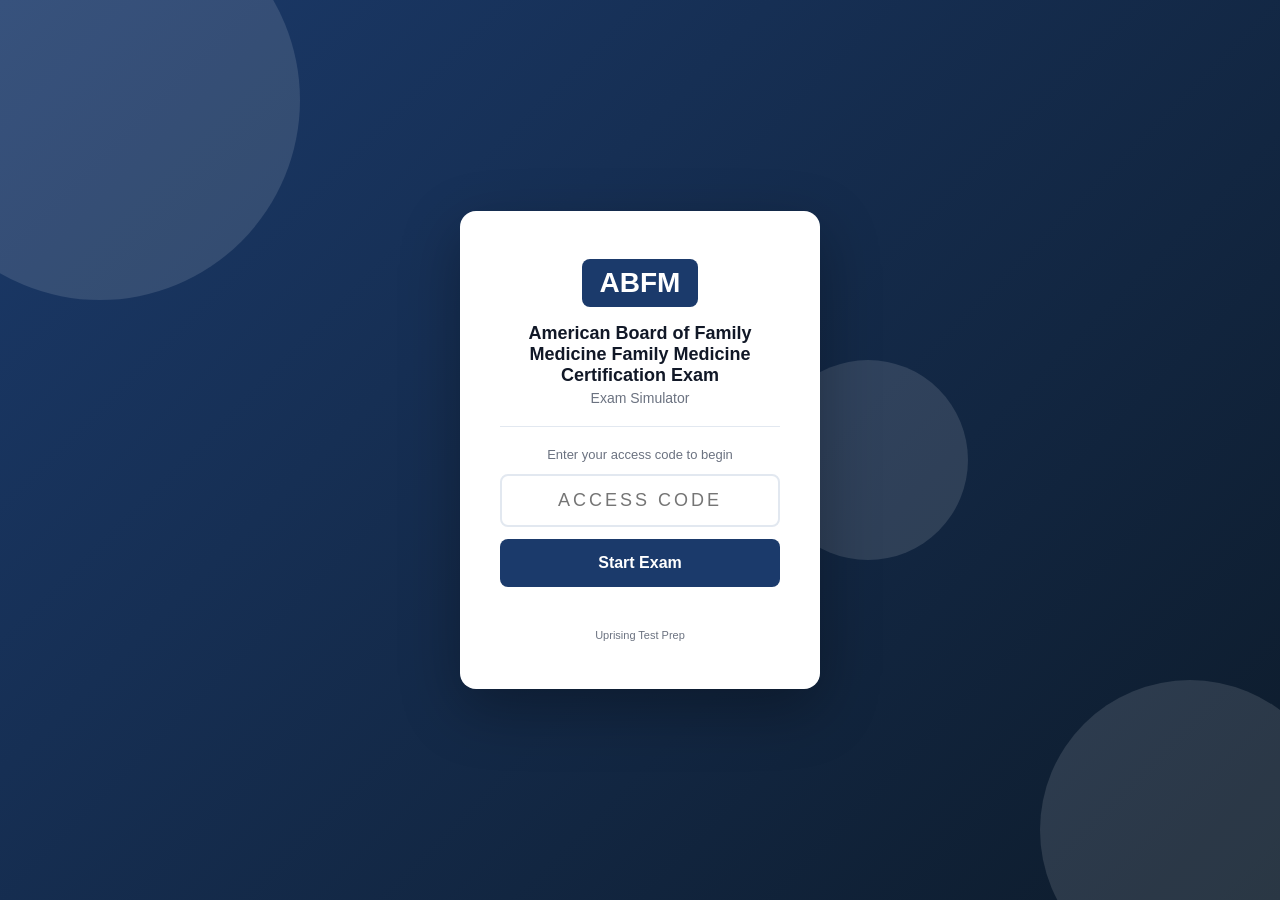
<file: index.html>
<!DOCTYPE html>
<html lang="en">
<head>
  <meta charset="UTF-8" />
  <meta name="viewport" content="width=device-width, initial-scale=1.0, viewport-fit=cover" />
  <meta name="apple-mobile-web-app-capable" content="yes" />
  <meta name="apple-mobile-web-app-status-bar-style" content="black-translucent" />
  <title>ABFM Exam Simulator</title>
  <link rel="stylesheet" href="style.css" />
</head>
<body>

<div id="access-gate">
  <div class="gate-bg-shapes">
    <div class="shape shape-1"></div>
    <div class="shape shape-2"></div>
    <div class="shape shape-3"></div>
  </div>
  <div class="gate-card">
    <div class="gate-logo">
      <div class="logo-badge">ABFM</div>
    </div>
    <h1 class="gate-title">American Board of Family Medicine Family Medicine Certification Exam</h1>
    <p class="gate-subtitle">Exam Simulator</p>
    <div class="gate-divider"></div>
    <p class="gate-instruction">Enter your access code to begin</p>
    <input type="text" id="access-code-input" class="gate-input"
           placeholder="Access Code" autocomplete="off"
           maxlength="20" spellcheck="false" />
    <button id="access-btn" class="gate-btn">Start Exam</button>
    <p id="access-error" class="gate-error"></p>
    <p class="gate-hint">Uprising Test Prep</p>
  </div>
</div>

<div id="app" style="display:none">
  <header class="top-bar">
    <div class="bar-left">
      <span class="bar-logo">ABFM</span>
      <span class="bar-title">Exam Simulator</span>
    </div>
    <div class="bar-right">
      <span class="bar-timer" id="timer-display">--:--</span>
      <button class="bar-btn" id="flag-btn">Flag</button>
      <button class="bar-btn bar-btn-primary" id="submit-btn">
        <span class="btn-full">Submit Exam</span>
        <span class="btn-short">Submit</span>
      </button>
    </div>
  </header>

  <div class="progress-strip">
    <div class="progress-bar" id="progress-bar"></div>
  </div>

  <main class="exam-main">
    <div class="question-panel">
      <div class="q-meta">
        <span id="q-counter"></span>
        <span id="q-domain" class="q-domain-tag"></span>
        <span id="q-flag-indicator" class="flag-chip" style="display:none">Flagged</span>
      </div>
      <div id="q-image-wrap" style="display:none; margin-bottom:14px;"></div>
      <p id="question-text" class="q-text"></p>
      <div id="options-list" class="options-list"></div>
      <div id="explanation-box" class="explanation-box" style="display:none">
        <div class="explanation-label">Explanation</div>
        <p id="explanation-text" class="explanation-text"></p>
      </div>
    </div>
    <div class="nav-bar">
      <button class="nav-btn" id="prev-btn">&#8592; Prev</button>
      <button class="nav-btn nav-btn-map" id="map-btn">Question Map</button>
      <button class="nav-btn nav-btn-next" id="next-btn">Next &#8594;</button>
    </div>
  </main>
</div>

<!-- Question Map Modal -->
<div id="map-modal" style="display:none">
  <div class="map-backdrop" id="map-backdrop"></div>
  <div class="map-panel">
    <div class="map-header">
      <span class="map-title">Question Map</span>
      <button id="map-close" class="map-close-btn">&#x2715; Close</button>
    </div>
    <div class="map-legend">
      <span class="leg-item"><span class="leg-swatch leg-answered"></span>Answered</span>
      <span class="leg-item"><span class="leg-swatch leg-flagged"></span>Flagged</span>
      <span class="leg-item"><span class="leg-swatch leg-unanswered"></span>Unanswered</span>
    </div>
    <div id="q-grid" class="q-grid"></div>
  </div>
</div>

<div id="results-screen" style="display:none">
  <div class="results-card">
    <div class="res-header">
      <div class="res-badge">ABFM</div>
      <h2 id="res-status" class="res-status"></h2>
      <p id="res-score" class="res-score"></p>
    </div>
    <div id="res-domains" class="res-domains"></div>
    <button id="res-review-btn" class="res-btn">Review Answers</button>
    <button id="res-restart-btn" class="res-btn res-btn-secondary">Restart</button>
  </div>
</div>

<script src="questions.js"></script>
<script src="app.js"></script>
</body>
</html>
</file>
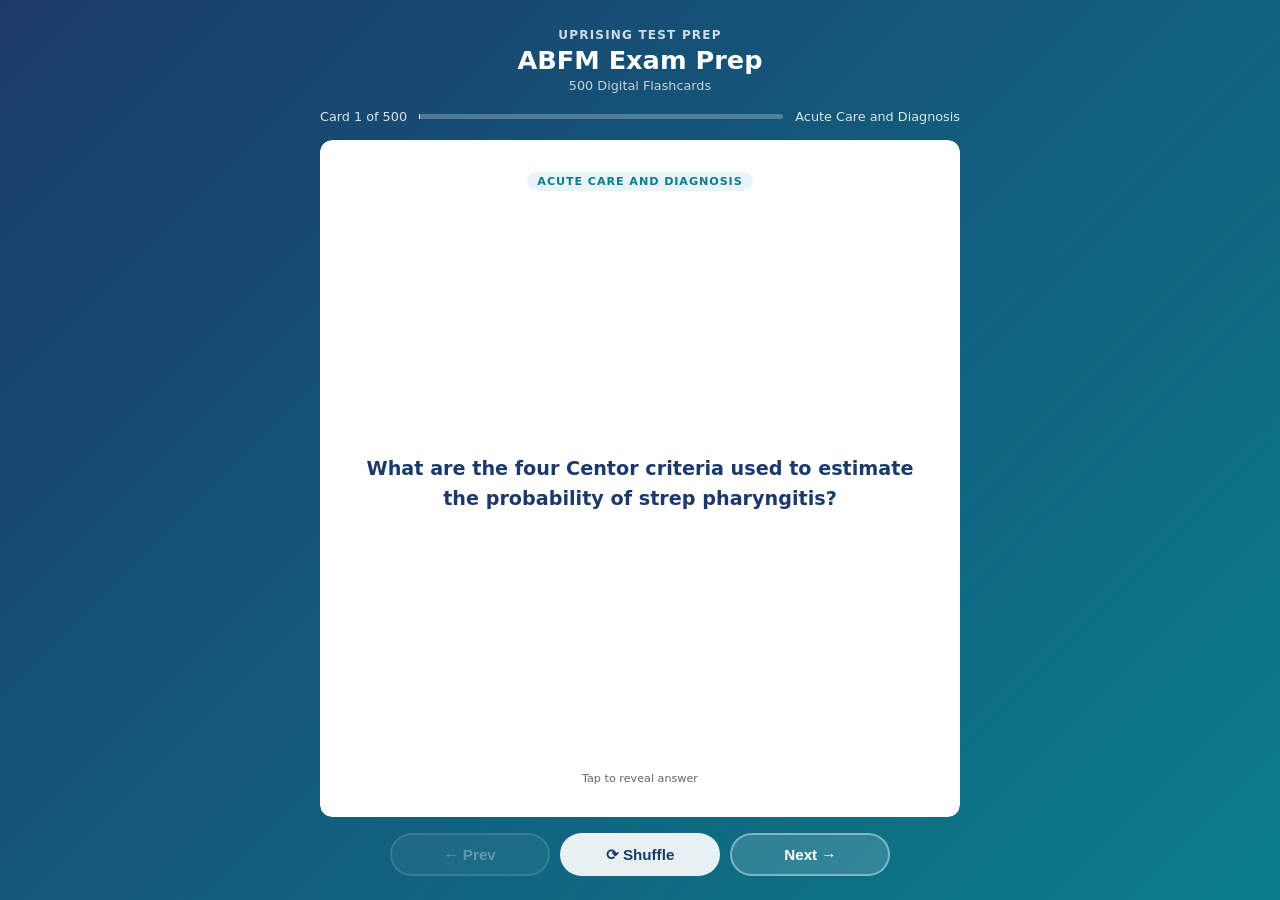
<file: flashcards/index.html>
<!DOCTYPE html>
<html lang="en">
<head>
  <meta charset="UTF-8">
  <meta name="viewport" content="width=device-width, initial-scale=1.0">
  <title>ABFM Exam Prep — Flashcards</title>
  <style>
    :root {
      --blue:   #1B3A6B;
      --teal:   #0A7E8C;
      --ltblue: #E8F4F8;
      --white:  #FFFFFF;
      --text:   #1A1A1A;
      --muted:  #666;
      --radius: 12px;
    }
    * { box-sizing: border-box; margin: 0; padding: 0; }
    html, body { height: 100%; }
    body {
      font-family: 'Segoe UI', system-ui, sans-serif;
      background: linear-gradient(135deg, var(--blue) 0%, var(--teal) 100%);
      /* Pinned, not min-height: the page must never grow, or the controls
         get pushed below the fold on iOS where 100dvh and height:100%
         disagree. The height:100% rule above is the pre-dvh fallback. */
      height: 100dvh;
      max-height: 100dvh;
      overflow: hidden;
      display: flex;
      flex-direction: column;
      align-items: center;
      padding: 1.25rem 1rem 1rem;
      gap: 0.75rem;
      overflow-x: hidden;
    }
    header { text-align: center; color: #fff; flex-shrink: 0; }
    header .brand { font-size: 0.75rem; font-weight: 700; letter-spacing: 0.1em; opacity: 0.8; text-transform: uppercase; }
    header h1 { font-size: 1.3rem; font-weight: 800; margin-top: 0.2rem; }
    header .subtitle { font-size: 0.8rem; opacity: 0.75; margin-top: 0.15rem; }
    #progress-info {
      display: flex; align-items: center; gap: 0.75rem;
      color: rgba(255,255,255,0.85); font-size: 0.8rem;
      flex-shrink: 0; width: 100%; max-width: 640px;
    }
    #progress-bar-track {
      flex: 1; background: rgba(255,255,255,0.25);
      border-radius: 4px; height: 5px;
    }
    #progress-bar-fill { height: 100%; background: #fff; border-radius: 4px; transition: width 0.3s; }
    .card-scene {
      width: 100%; max-width: 640px;
      perspective: 1200px;
      cursor: pointer;
      flex: 1; min-height: 0;
      display: flex; flex-direction: column;
    
      /* WebKit does not clip overflow inside a preserve-3d context, so the
         answer pane's own clip is dropped and a long answer paints over the
         Prev/Next row. This element only sets the perspective and is NOT
         itself in the 3D context, so its clip is honoured in every engine. */
      overflow: hidden;
      border-radius: var(--radius);
    }
    .card-inner {
      position: relative; width: 100%;
      flex: 1; min-height: 0;
      transition: transform 0.55s cubic-bezier(.4,0,.2,1);
      transform-style: preserve-3d;
    }
    .card-scene.flipped .card-inner { transform: rotateY(180deg); }
    .card-face {
      position: absolute; inset: 0;
      backface-visibility: hidden; -webkit-backface-visibility: hidden;
      border-radius: var(--radius);
      display: flex; flex-direction: column;
      padding: 1.5rem 1.75rem;
      box-shadow: 0 12px 40px rgba(0,0,0,0.2);
      overflow: hidden;
    
      /* Painting through a mask forces WebKit to allocate a real clipping
         layer for a 3D-transformed element, which is what makes the
         overflow:hidden and the rounded corners above actually apply. */
      -webkit-mask-image: -webkit-radial-gradient(#fff, #000);
              mask-image: radial-gradient(#fff, #000);
    }
    .card-front { background: var(--white); align-items: center; justify-content: center; }
    .card-back  { background: var(--ltblue); transform: rotateY(180deg); }
    .card-badge {
      font-size: 0.7rem; font-weight: 700; text-transform: uppercase;
      letter-spacing: 0.08em;
      background: var(--ltblue); color: var(--teal);
      padding: 0.2rem 0.65rem; border-radius: 20px;
      margin-bottom: 0.85rem; flex-shrink: 0;
    }
    .card-back .card-badge { background: rgba(10,126,140,0.12); }
    .card-front .q-text {
      font-size: 1.1rem; font-weight: 600; color: var(--blue); line-height: 1.55;
      text-align: center; overflow-y: auto; flex: 1;
      display: flex; align-items: center; justify-content: center;
      scrollbar-width: thin; scrollbar-color: rgba(27,58,107,0.3) transparent;
    }
    .card-back .a-label { font-size: 0.7rem; font-weight: 700; color: var(--teal); text-transform: uppercase; letter-spacing: 0.08em; margin-bottom: 0.4rem; flex-shrink: 0; }
    .card-back .a-text  {
      font-size: 0.975rem; color: var(--text); line-height: 1.65;
      overflow-y: auto; flex: 1; min-height: 0; padding-right: 4px;
      scrollbar-width: thin; scrollbar-color: rgba(10,126,140,0.4) transparent;
    
      -webkit-overflow-scrolling: touch;
      overscroll-behavior: contain;
    }
    .card-back .a-text::-webkit-scrollbar { width: 4px; }
    .card-back .a-text::-webkit-scrollbar-track { background: transparent; }
    .card-back .a-text::-webkit-scrollbar-thumb { background: rgba(10,126,140,0.4); border-radius: 4px; }
    .tap-hint { flex-shrink: 0; margin-top: 0.6rem; font-size: 0.7rem; color: var(--muted); text-align: center; }
    .card-back .tap-hint { color: var(--teal); opacity: 0.7; }
    .controls {
      display: flex; gap: 0.65rem; flex-wrap: nowrap;
      justify-content: center; flex-shrink: 0;
      width: 100%; max-width: 640px;
      padding-bottom: env(safe-area-inset-bottom, 0px);
    }
    .btn {
      padding: 0.6rem 1.2rem; border-radius: 50px;
      border: 2px solid rgba(255,255,255,0.4);
      background: rgba(255,255,255,0.15); color: #fff;
      font-weight: 700; font-size: 0.875rem; cursor: pointer;
      transition: all 0.2s; backdrop-filter: blur(4px);
      white-space: nowrap; flex: 1; max-width: 160px;
    }
    .btn:hover { background: rgba(255,255,255,0.3); border-color: rgba(255,255,255,0.7); }
    .btn:active { transform: scale(0.96); }
    .btn:disabled { opacity: 0.35; cursor: not-allowed; }
    .btn.btn-primary { background: rgba(255,255,255,0.9); color: var(--blue); border-color: transparent; }
    .btn.btn-primary:hover { background: #fff; }
    #loading { color: rgba(255,255,255,0.8); font-size: 1rem; text-align: center; padding: 3rem; flex: 1; }
    @media (min-width: 768px) {
      body { padding: 1.75rem 1.5rem 1.5rem; gap: 1rem; }
      header h1 { font-size: 1.6rem; }
      .card-face { padding: 2rem 2.5rem; }
      .card-front .q-text { font-size: 1.2rem; }
      .card-back .a-text { font-size: 1.05rem; }
      .btn { font-size: 0.95rem; padding: 0.65rem 1.4rem; }
    }
    @media (max-width: 380px) {
      body { padding: 0.75rem; gap: 0.5rem; }
      header .brand { font-size: 0.65rem; }
      header h1 { font-size: 1.1rem; }
      header .subtitle { display: none; }
      .card-face { padding: 1rem 1.1rem; }
      .card-front .q-text { font-size: 0.975rem; }
      .card-back .a-text { font-size: 0.875rem; }
      .btn { font-size: 0.8rem; padding: 0.5rem 0.75rem; }
    }
  </style>
</head>
<body>
<header>
  <div class="brand">Uprising Test Prep</div>
  <h1>ABFM Exam Prep</h1>
  <div class="subtitle">500 Digital Flashcards</div>
</header>
<div id="progress-info">
  <span id="card-counter">Card 1 of 500</span>
  <div id="progress-bar-track"><div id="progress-bar-fill" style="width:0%"></div></div>
  <span id="domain-label"></span>
</div>
<div id="loading">Loading flashcards...</div>
<div class="card-scene" id="card-scene" style="display:none" onclick="flipCard()">
  <div class="card-inner" id="card-inner">
    <div class="card-face card-front">
      <div class="card-badge" id="front-badge"></div>
      <div class="q-text" id="q-text"></div>
      <div class="tap-hint">Tap to reveal answer</div>
    </div>
    <div class="card-face card-back">
      <div class="card-badge" id="back-badge">Answer</div>
      <div class="a-label">Answer</div>
      <div class="a-text" id="a-text"></div>
      <div class="tap-hint">Tap to flip back</div>
    </div>
  </div>
</div>
<div class="controls" id="controls" style="display:none">
  <button class="btn" id="prev-btn" onclick="event.stopPropagation();move(-1)" disabled>&#8592; Prev</button>
  <button class="btn btn-primary" onclick="event.stopPropagation();shuffleCards()">&#10227; Shuffle</button>
  <button class="btn" id="next-btn" onclick="event.stopPropagation();move(1)">Next &#8594;</button>
</div>
<script>
const DOMAIN_LABELS = {
  acute_care_and_diagnosis: "Acute Care and Diagnosis",
  chronic_care_management: "Chronic Care Management",
  emergent_and_urgent_care: "Emergent and Urgent Care",
  preventive_care: "Preventive Care",
  foundations_of_care: "Foundations of Care",
};
let cards   = [];
let current = 0;
async function init() {
  try {
    const res = await fetch('flashcards.json');
    if (!res.ok) throw new Error('Network error');
    cards = await res.json();
    document.getElementById('loading').style.display    = 'none';
    document.getElementById('card-scene').style.display = 'flex';
    document.getElementById('controls').style.display   = 'flex';
    show();
  } catch (e) {
    document.getElementById('loading').textContent = 'Error loading flashcards. Please try refreshing.';
  }
}
function domainLabel(key) {
  return DOMAIN_LABELS[key] || key.replace(/_/g, ' ').replace(/\b\w/g, c => c.toUpperCase());
}
function show() {
  const c = cards[current];
  document.getElementById('card-scene').classList.remove('flipped');
  document.getElementById('a-text').scrollTop = 0;
  const label = domainLabel(c.domain || c.chapter || '');
  document.getElementById('q-text').textContent       = c.front;
  document.getElementById('a-text').textContent       = c.back;
  document.getElementById('front-badge').textContent  = label;
  document.getElementById('back-badge').textContent   = label;
  document.getElementById('card-counter').textContent = `Card ${current+1} of ${cards.length}`;
  document.getElementById('domain-label').textContent = label;
  document.getElementById('progress-bar-fill').style.width = `${((current+1)/cards.length*100).toFixed(1)}%`;
  document.getElementById('prev-btn').disabled = current === 0;
  document.getElementById('next-btn').disabled = current === cards.length - 1;
}
function flipCard() { document.getElementById('card-scene').classList.toggle('flipped'); }
function move(dir) {
  const next = current + dir;
  if (next < 0 || next >= cards.length) return;
  current = next; show();
}
function shuffleCards() {
  for (let i = cards.length - 1; i > 0; i--) {
    const j = Math.floor(Math.random() * (i+1));
    [cards[i], cards[j]] = [cards[j], cards[i]];
  }
  current = 0; show();
}
document.addEventListener('keydown', e => {
  if (e.key === 'ArrowRight' || e.key === 'ArrowDown') move(1);
  else if (e.key === 'ArrowLeft' || e.key === 'ArrowUp') move(-1);
  else if (e.key === ' ' || e.key === 'Enter') { e.preventDefault(); flipCard(); }
});
init();
</script>
</body>
</html>
</file>
<file: style.css>
/* ABFM Exam Simulator — Styles */
:root {
  --primary:   #1B3A6B;
  --pass:      #059669;
  --fail:      #DC2626;
  --bg:        #F3F4F8;
  --card:      #FFFFFF;
  --border:    #E2E8F0;
  --text:      #111827;
  --muted:     #6B7280;
  --radius:    10px;
}
*, *::before, *::after { box-sizing: border-box; margin: 0; padding: 0; }
body {
  font-family: -apple-system, BlinkMacSystemFont, "Segoe UI", sans-serif;
  background: var(--bg);
  color: var(--text);
  height: 100vh;
  height: 100dvh;
  overflow: hidden;
  -webkit-text-size-adjust: 100%;
}

/* ── Access Gate ─────────────────────────────────────────────────────────── */
#access-gate {
  display: flex;
  align-items: center;
  justify-content: center;
  height: 100vh;
  height: 100dvh;
  background: linear-gradient(135deg, var(--primary) 0%, #0d1b2a 100%);
  position: relative;
  overflow: hidden;
  padding: 20px;
  padding-top: max(20px, env(safe-area-inset-top));
  padding-bottom: max(20px, env(safe-area-inset-bottom));
}
.gate-bg-shapes { position: absolute; inset: 0; pointer-events: none; }
.shape { position: absolute; border-radius: 50%; opacity: .12; background: #fff; }
.shape-1 { width: 400px; height: 400px; top: -100px; left: -100px; }
.shape-2 { width: 300px; height: 300px; bottom: -80px; right: -60px; }
.shape-3 { width: 200px; height: 200px; top: 40%; left: 60%; }
.gate-card {
  background: #fff;
  border-radius: 16px;
  padding: 48px 40px;
  text-align: center;
  width: 100%;
  max-width: 360px;
  position: relative;
  z-index: 1;
  box-shadow: 0 20px 60px rgba(0,0,0,.3);
}
.logo-badge {
  display: inline-block;
  background: var(--primary);
  color: #fff;
  font-weight: 800;
  font-size: 28px;
  padding: 8px 18px;
  border-radius: 8px;
}
.gate-title { font-size: 18px; font-weight: 700; margin-top: 16px; color: var(--text); }
.gate-subtitle { color: var(--muted); font-size: 14px; margin-top: 4px; }
.gate-divider { height: 1px; background: var(--border); margin: 20px 0; }
.gate-instruction { font-size: 13px; color: var(--muted); margin-bottom: 12px; }
.gate-input {
  width: 100%;
  padding: 14px 16px;
  border: 2px solid var(--border);
  border-radius: 8px;
  font-size: 18px;
  text-align: center;
  text-transform: uppercase;
  letter-spacing: 3px;
  outline: none;
}
.gate-input:focus { border-color: var(--primary); }
.gate-btn {
  width: 100%;
  margin-top: 12px;
  padding: 15px;
  background: var(--primary);
  color: #fff;
  border: none;
  border-radius: 8px;
  font-size: 16px;
  font-weight: 600;
  cursor: pointer;
  -webkit-tap-highlight-color: transparent;
}
.gate-btn:hover { opacity: .9; }
.gate-error { color: var(--fail); font-size: 13px; margin-top: 8px; min-height: 18px; }
.gate-hint { color: var(--muted); font-size: 11px; margin-top: 16px; }

/* ── App shell ───────────────────────────────────────────────────────────── */
#app {
  display: flex;
  flex-direction: column;
  height: 100vh;
  height: 100dvh;
  padding-top: env(safe-area-inset-top);
}
.top-bar {
  display: flex;
  justify-content: space-between;
  align-items: center;
  background: var(--primary);
  color: #fff;
  padding: 0 20px;
  padding-left: max(20px, env(safe-area-inset-left));
  padding-right: max(20px, env(safe-area-inset-right));
  height: 52px;
  flex-shrink: 0;
  gap: 8px;
}
.bar-left { display: flex; align-items: center; gap: 8px; min-width: 0; }
.bar-logo { font-weight: 800; font-size: 18px; flex-shrink: 0; }
.bar-title { font-size: 14px; opacity: .8; white-space: nowrap; overflow: hidden; text-overflow: ellipsis; }
.bar-right { display: flex; align-items: center; gap: 8px; flex-shrink: 0; }
.bar-timer {
  font-variant-numeric: tabular-nums;
  font-size: 16px;
  font-weight: 600;
  min-width: 68px;
  text-align: right;
}
.bar-btn {
  padding: 7px 13px;
  background: rgba(255,255,255,.15);
  border: 1px solid rgba(255,255,255,.3);
  color: #fff;
  border-radius: 6px;
  cursor: pointer;
  font-size: 13px;
  white-space: nowrap;
  -webkit-tap-highlight-color: transparent;
  touch-action: manipulation;
}
.bar-btn:hover { background: rgba(255,255,255,.25); }
.bar-btn-primary {
  background: #fff;
  color: var(--primary);
  border-color: #fff;
  font-weight: 600;
}
.bar-btn-primary:hover { background: #f0f0f0; }
.btn-short { display: none; }
.btn-full  { display: inline; }

.progress-strip { height: 4px; background: rgba(0,0,0,.1); flex-shrink: 0; }
.progress-bar   { height: 100%; background: #4ade80; transition: width .3s; }

/* ── Main exam area ──────────────────────────────────────────────────────── */
.exam-main {
  flex: 1;
  overflow: hidden;
  display: flex;
  flex-direction: column;
  padding: 16px 20px 0;
  padding-left: max(16px, env(safe-area-inset-left));
  padding-right: max(16px, env(safe-area-inset-right));
  min-height: 0;
}
.question-panel { flex: 1; overflow-y: auto; padding-bottom: 12px; -webkit-overflow-scrolling: touch; }
.q-meta {
  display: flex;
  align-items: center;
  gap: 8px;
  margin-bottom: 12px;
  font-size: 13px;
  color: var(--muted);
  flex-wrap: wrap;
}
.q-domain-tag {
  background: var(--primary);
  color: #fff;
  padding: 2px 8px;
  border-radius: 4px;
  font-size: 11px;
  font-weight: 600;
}
.flag-chip {
  background: #FEF3C7;
  color: #92400E;
  padding: 2px 8px;
  border-radius: 4px;
  font-size: 11px;
  font-weight: 600;
}
.q-image {
  max-width: 100%;
  height: auto;
  border-radius: 6px;
  border: 1px solid var(--border);
  display: block;
  margin-bottom: 14px;
}
.q-text { font-size: 16px; line-height: 1.65; margin-bottom: 20px; }
.options-list { display: flex; flex-direction: column; gap: 10px; }
.option {
  display: flex;
  align-items: flex-start;
  gap: 12px;
  padding: 15px 16px;
  background: var(--card);
  border: 2px solid var(--border);
  border-radius: var(--radius);
  cursor: pointer;
  transition: .15s;
  -webkit-tap-highlight-color: transparent;
  touch-action: manipulation;
  min-height: 52px;
}
.option:hover  { border-color: var(--primary); background: #F8FAFF; }
.option.selected  { border-color: var(--primary); background: #EEF3FF; }
.option.correct   { border-color: #059669; background: #ECFDF5; }
.option.incorrect { border-color: #DC2626; background: #FEF2F2; }
.explanation-box {
  margin-top: 20px;
  padding: 16px 18px;
  background: #F0F9FF;
  border-left: 4px solid #2563EB;
  border-radius: 6px;
}
.explanation-label {
  font-size: 11px;
  font-weight: 700;
  text-transform: uppercase;
  letter-spacing: .06em;
  color: #2563EB;
  margin-bottom: 8px;
}
.explanation-text { font-size: 14.5px; line-height: 1.7; color: #1e293b; margin: 0; }
.opt-letter { font-weight: 700; font-size: 15px; color: var(--primary); min-width: 22px; padding-top: 1px; flex-shrink: 0; }
.opt-text   { font-size: 15px; line-height: 1.5; }

/* ── Nav bar ─────────────────────────────────────────────────────────────── */
.nav-bar {
  display: flex;
  align-items: center;
  gap: 8px;
  padding: 10px 0;
  padding-bottom: max(14px, env(safe-area-inset-bottom));
  flex-shrink: 0;
}
.nav-btn {
  flex: 1;
  padding: 13px 8px;
  background: var(--card);
  border: 1px solid var(--border);
  border-radius: 8px;
  cursor: pointer;
  font-size: 15px;
  font-weight: 500;
  text-align: center;
  -webkit-tap-highlight-color: transparent;
  touch-action: manipulation;
  min-height: 48px;
}
.nav-btn:hover      { background: #f0f0f0; }
.nav-btn-map {
  background: var(--bg);
  border-color: var(--primary);
  color: var(--primary);
  font-weight: 600;
}
.nav-btn-map:hover { background: #EEF3FF; }
.nav-btn-next {
  background: var(--primary);
  color: #fff;
  border-color: var(--primary);
}
.nav-btn-next:hover { opacity: .9; }

/* ── Question Map Modal ──────────────────────────────────────────────────── */
#map-modal {
  position: fixed;
  inset: 0;
  z-index: 1000;
  display: flex;
  flex-direction: column;
  justify-content: flex-end;
}
.map-backdrop { position: absolute; inset: 0; background: rgba(0,0,0,.5); }
.map-panel {
  position: relative;
  background: #fff;
  border-radius: 20px 20px 0 0;
  padding: 20px;
  padding-bottom: max(20px, env(safe-area-inset-bottom));
  max-height: 80vh;
  max-height: 80dvh;
  display: flex;
  flex-direction: column;
  box-shadow: 0 -4px 30px rgba(0,0,0,.2);
}
.map-header {
  display: flex;
  align-items: center;
  justify-content: space-between;
  margin-bottom: 12px;
  flex-shrink: 0;
}
.map-title { font-size: 17px; font-weight: 700; color: var(--text); }
.map-close-btn {
  padding: 8px 16px;
  background: var(--bg);
  border: 1px solid var(--border);
  border-radius: 8px;
  cursor: pointer;
  font-size: 14px;
  font-weight: 500;
  min-height: 40px;
  -webkit-tap-highlight-color: transparent;
  touch-action: manipulation;
}
.map-close-btn:hover { background: #e5e7eb; }
.map-legend { display: flex; gap: 16px; margin-bottom: 14px; flex-shrink: 0; flex-wrap: wrap; }
.leg-item { display: flex; align-items: center; gap: 6px; font-size: 13px; color: var(--muted); }
.leg-swatch {
  width: 16px;
  height: 16px;
  border-radius: 3px;
  border: 1px solid var(--border);
  background: var(--card);
  display: inline-block;
  flex-shrink: 0;
}
.leg-swatch.leg-answered  { background: var(--primary); border-color: var(--primary); }
.leg-swatch.leg-flagged   { background: #FEF3C7; border-color: #F59E0B; }
.leg-swatch.leg-unanswered { background: var(--card); }
.q-grid {
  display: flex;
  flex-wrap: wrap;
  gap: 6px;
  overflow-y: auto;
  flex: 1;
  padding-bottom: 8px;
  -webkit-overflow-scrolling: touch;
}
.grid-btn {
  width: 40px;
  height: 40px;
  border: 1px solid var(--border);
  border-radius: 6px;
  background: var(--card);
  font-size: 12px;
  cursor: pointer;
  font-weight: 500;
  -webkit-tap-highlight-color: transparent;
  touch-action: manipulation;
}
.grid-btn.answered { background: var(--primary); color: #fff; border-color: var(--primary); }
.grid-btn.flagged  { background: #FEF3C7; border-color: #F59E0B; }
.grid-btn.active   { outline: 3px solid var(--primary); outline-offset: 2px; }

/* ── Results ─────────────────────────────────────────────────────────────── */
#results-screen {
  display: flex;
  align-items: flex-start;
  justify-content: center;
  min-height: 100vh;
  min-height: 100dvh;
  background: var(--bg);
  overflow-y: auto;
  -webkit-overflow-scrolling: touch;
  padding: 20px 16px;
  padding-top: max(20px, env(safe-area-inset-top));
  padding-bottom: max(20px, env(safe-area-inset-bottom));
}
.results-card {
  background: var(--card);
  border-radius: 16px;
  padding: 40px;
  max-width: 480px;
  width: 100%;
  box-shadow: 0 8px 30px rgba(0,0,0,.1);
}
.res-header { text-align: center; margin-bottom: 24px; }
.res-badge {
  display: inline-block;
  background: var(--primary);
  color: #fff;
  font-weight: 800;
  font-size: 22px;
  padding: 6px 16px;
  border-radius: 8px;
}
.res-status { font-size: 36px; font-weight: 800; margin-top: 12px; }
.res-score  { font-size: 18px; color: var(--muted); margin-top: 4px; }
.res-domains { margin-bottom: 24px; display: flex; flex-direction: column; gap: 10px; }
.res-domain-row { display: flex; align-items: center; gap: 8px; font-size: 13px; }
.res-domain-name { width: 160px; font-weight: 500; flex-shrink: 0; }
.res-domain-bar-wrap { flex: 1; background: #E5E7EB; border-radius: 4px; height: 8px; overflow: hidden; }
.res-domain-bar { height: 100%; border-radius: 4px; transition: width .5s; }
.res-domain-pct { width: 36px; text-align: right; font-weight: 600; }
.res-btn {
  width: 100%;
  padding: 15px;
  background: var(--primary);
  color: #fff;
  border: none;
  border-radius: 8px;
  font-size: 15px;
  font-weight: 600;
  cursor: pointer;
  margin-bottom: 10px;
  min-height: 52px;
  -webkit-tap-highlight-color: transparent;
  touch-action: manipulation;
}
.res-btn:hover { opacity: .9; }
.res-btn-secondary {
  background: transparent;
  color: var(--primary);
  border: 2px solid var(--primary);
}
.res-btn-secondary:hover { background: var(--primary); color: #fff; }

/* ── Mobile breakpoint (phones ≤ 640px) ─────────────────────────────────── */
@media (max-width: 640px) {
  /* Gate card */
  .gate-card { padding: 32px 24px; }

  /* Top bar: hide long title text, swap Submit label */
  .bar-title  { display: none; }
  .btn-full   { display: none; }
  .btn-short  { display: inline; }
  .bar-right  { gap: 6px; }
  .bar-btn    { padding: 6px 10px; font-size: 12px; }
  .bar-timer  { font-size: 14px; min-width: 58px; }

  /* Exam main */
  .exam-main { padding: 12px 14px 0; }
  .q-text { font-size: 16px; }
  .opt-text { font-size: 15px; }

  /* Nav bar — bigger touch targets */
  .nav-btn { font-size: 14px; padding: 14px 6px; }

  /* Results */
  .results-card { padding: 28px 20px; }
  .res-domain-name { width: 110px; font-size: 12px; }
  .res-domain-pct  { font-size: 12px; }
  .res-status { font-size: 30px; }

  /* Map grid — slightly bigger buttons on phones */
  .grid-btn { width: 42px; height: 42px; }
}

/* ── Very small phones (≤ 380px) ────────────────────────────────────────── */
@media (max-width: 380px) {
  .bar-logo { font-size: 15px; }
  .bar-btn  { padding: 5px 8px; font-size: 11px; }
  .bar-timer { font-size: 13px; min-width: 52px; }
  .nav-btn  { font-size: 13px; }
  .grid-btn { width: 38px; height: 38px; font-size: 11px; }
}
</file>
